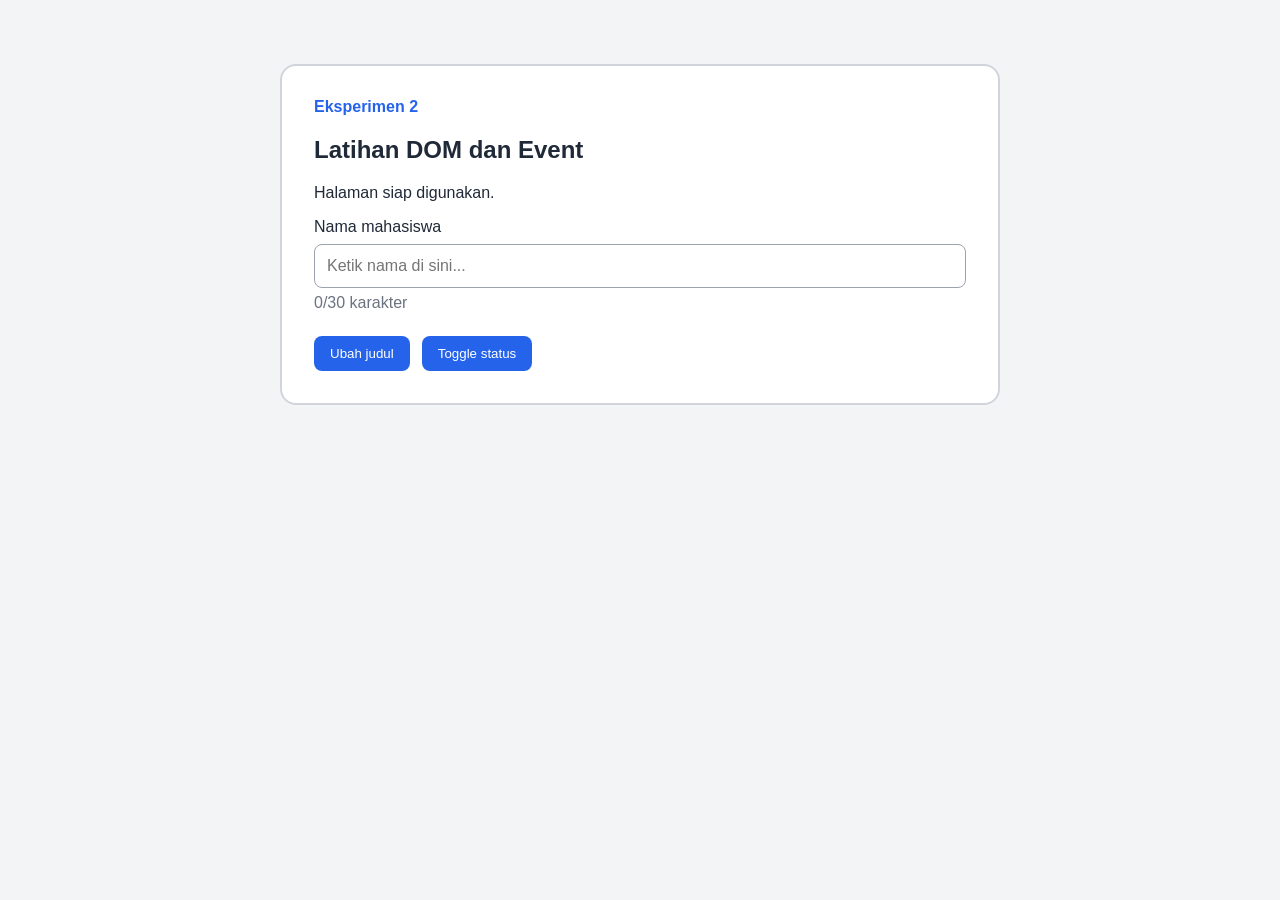
<file: Experiment 2 - DOM dan Event/index.html>
<!doctype html>
<html lang="id">
  <head>
    <meta charset="UTF-8" />
    <meta name="viewport" content="width=device-width, initial-scale=1.0" />
    <title>Eksperimen 2 - DOM dan Event</title>
    <link rel="stylesheet" href="css/style.css" />
  </head>
  <body>
    <main class="container">
      <section class="praktikum-card">
        <p class="label">Eksperimen 2</p>
        <h1 id="judul-utama">Latihan DOM dan Event</h1>
        <p id="status">Halaman siap digunakan.</p>

        <div class="input-group">
          <label for="nama">Nama mahasiswa</label>
          <input type="text" id="nama" maxlength="30" placeholder="Ketik nama di sini..." />
          <p class="counter"><span id="jumlah-karakter">0</span>/30 karakter</p>
        </div>

        <div class="actions">
          <button type="button" id="ubah-judul">Ubah judul</button>
          <button type="button" id="toggle-status" aria-pressed="false">Toggle status</button>
        </div>
      </section>
    </main>
    <script src="js/app.js" defer></script>
  </body>
</html>
</file>
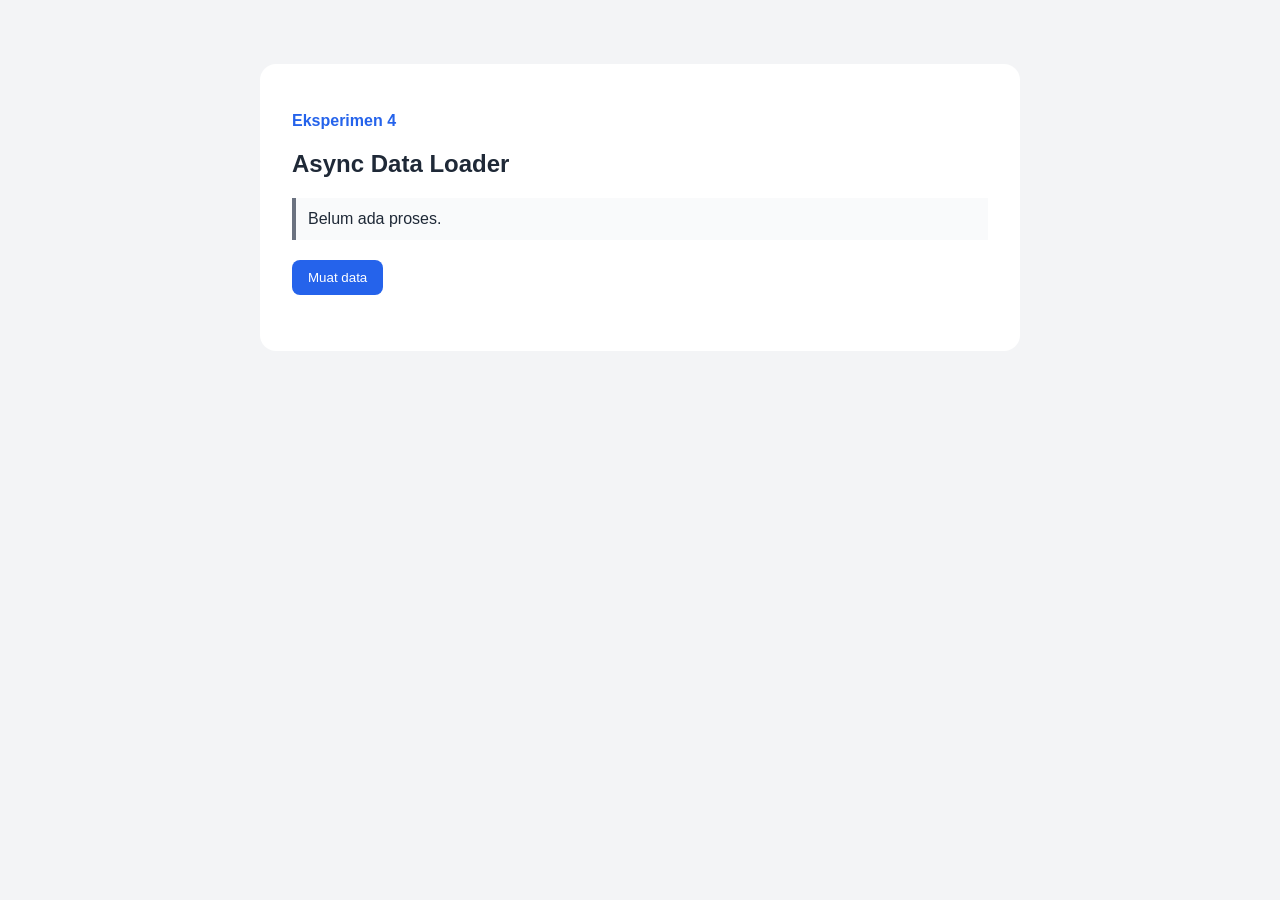
<file: Experiment 3 - Asynchronous/index.html>
<!doctype html>
<html lang="id">
  <head>
    <meta charset="utf-8" />
    <meta name="viewport" content="width=device-width, initial-scale=1" />
    <title>Eksperimen Asynchronous JavaScript</title>
    <link rel="stylesheet" href="css/style.css" />
  </head>
  <body>
    <main class="container">
      <section class="praktikum-card" aria-labelledby="judul-utama">
        <p class="label">Eksperimen 4</p>
        <h1 id="judul-utama">Async Data Loader</h1>
        <p id="status" class="status" data-state="idle" role="status" aria-live="polite">Belum ada proses.</p>

        <button id="muat-data" type="button">Muat data</button>

        <section id="daftar-fitur" class="grid" aria-label="Daftar fitur"></section>
      </section>
    </main>

    <script src="js/app.js" defer></script>
  </body>
</html>
</file>
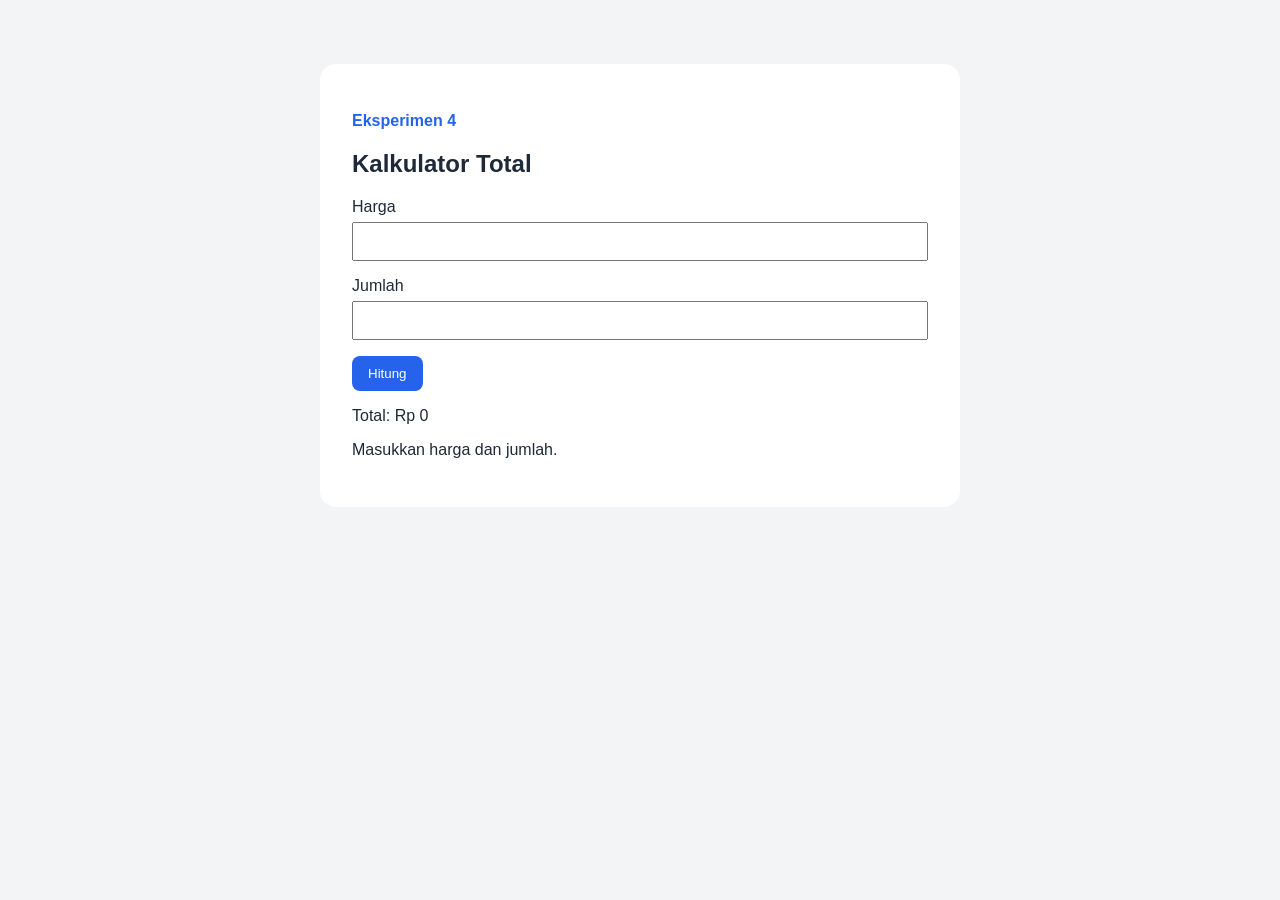
<file: Experiment 4 - Error Javascript/index.html>
<!doctype html>
<html lang="id">
  <head>
    <meta charset="utf-8" />
    <meta name="viewport" content="width=device-width, initial-scale=1" />
    <title>Eksperimen Diagnosis Error</title>
    <link rel="stylesheet" href="css/style.css" />
  </head>
  <body>
    <main class="container">
      <section class="praktikum-card" aria-labelledby="judul-utama">
        <p class="label">Eksperimen 4</p>
        <h1 id="judul-utama">Kalkulator Total</h1>

        <form id="form-hitung">
          <label for="harga">Harga</label>
          <input id="harga" name="harga" type="number" min="1" required />

          <label for="jumlah">Jumlah</label>
          <input id="jumlah" name="jumlah" type="number" min="1" required />

          <button id="hitung" type="submit">Hitung</button>
        </form>

        <p>Total: Rp <output id="hasil">0</output></p>
        <p id="pesan" role="status" aria-live="polite">Masukkan harga dan jumlah.</p>
      </section>
    </main>

    <script src="js/app.js" defer></script>
  </body>
</html>
</file>
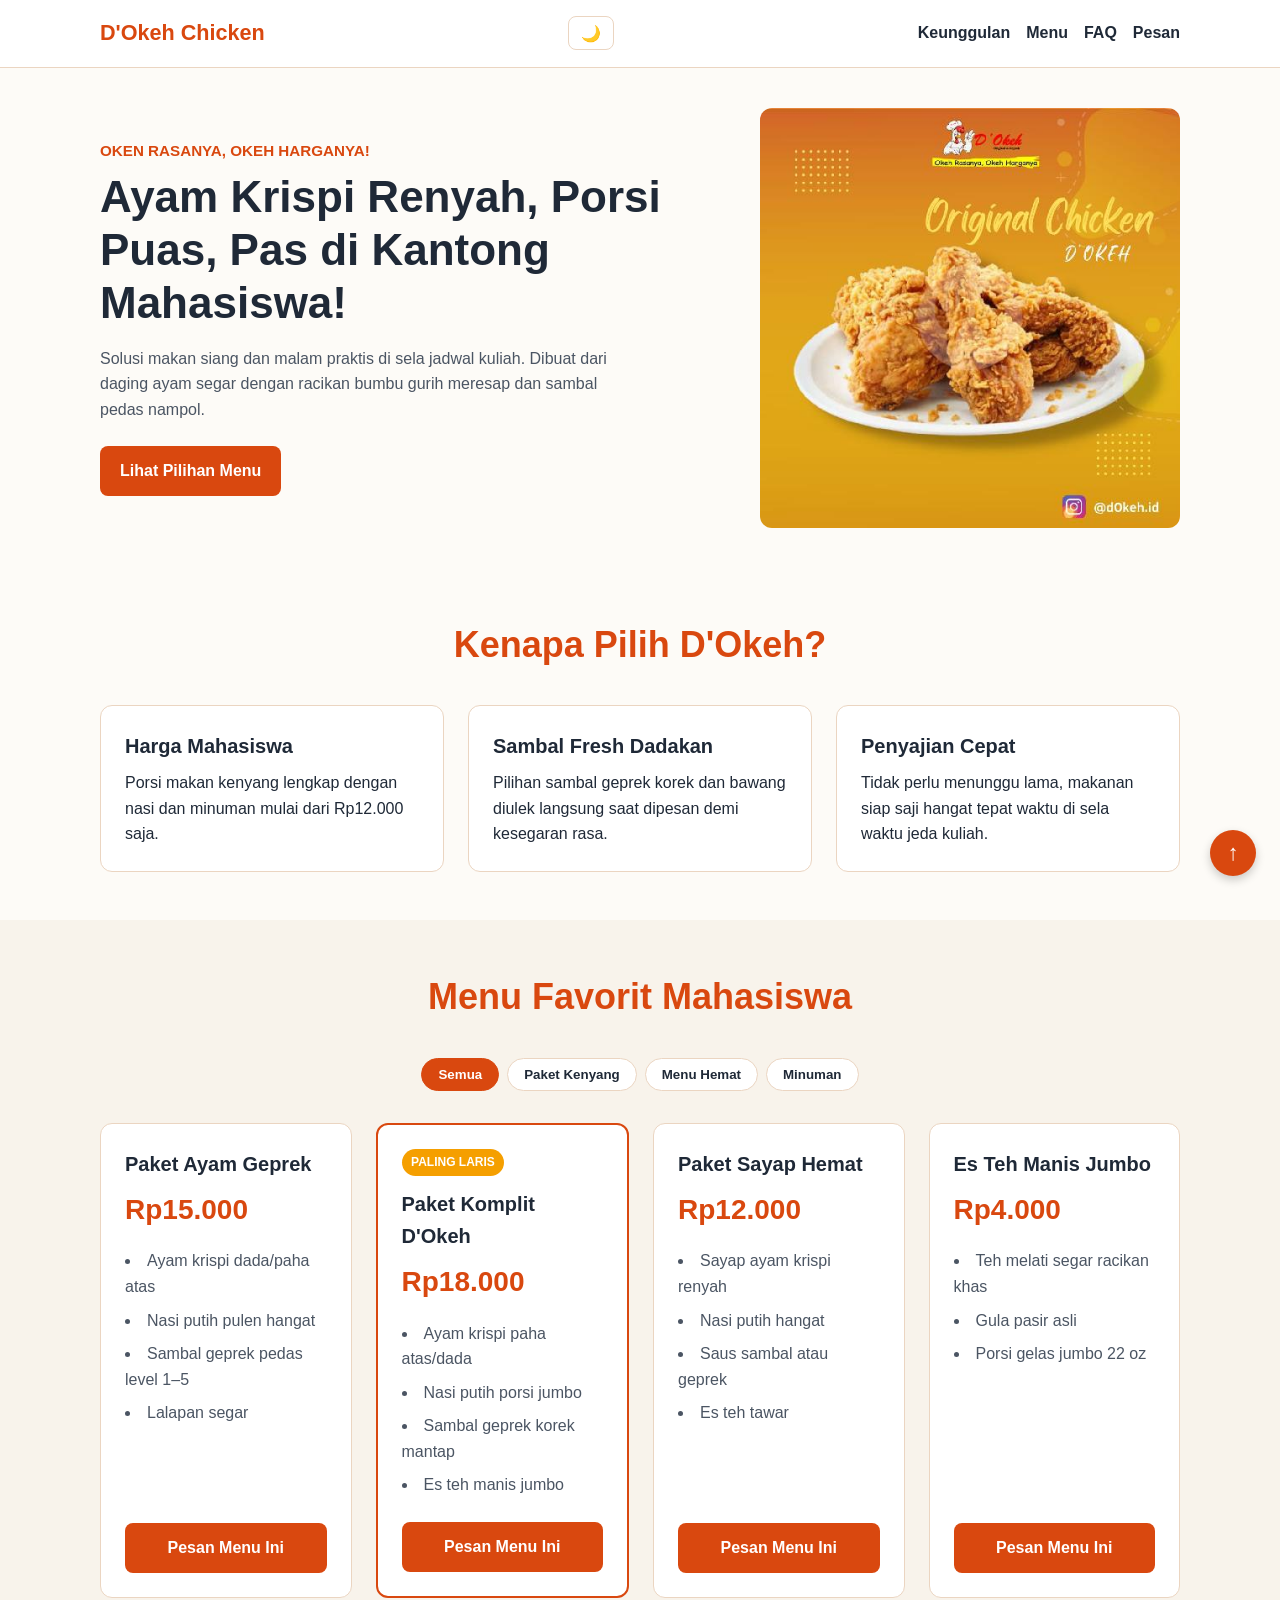
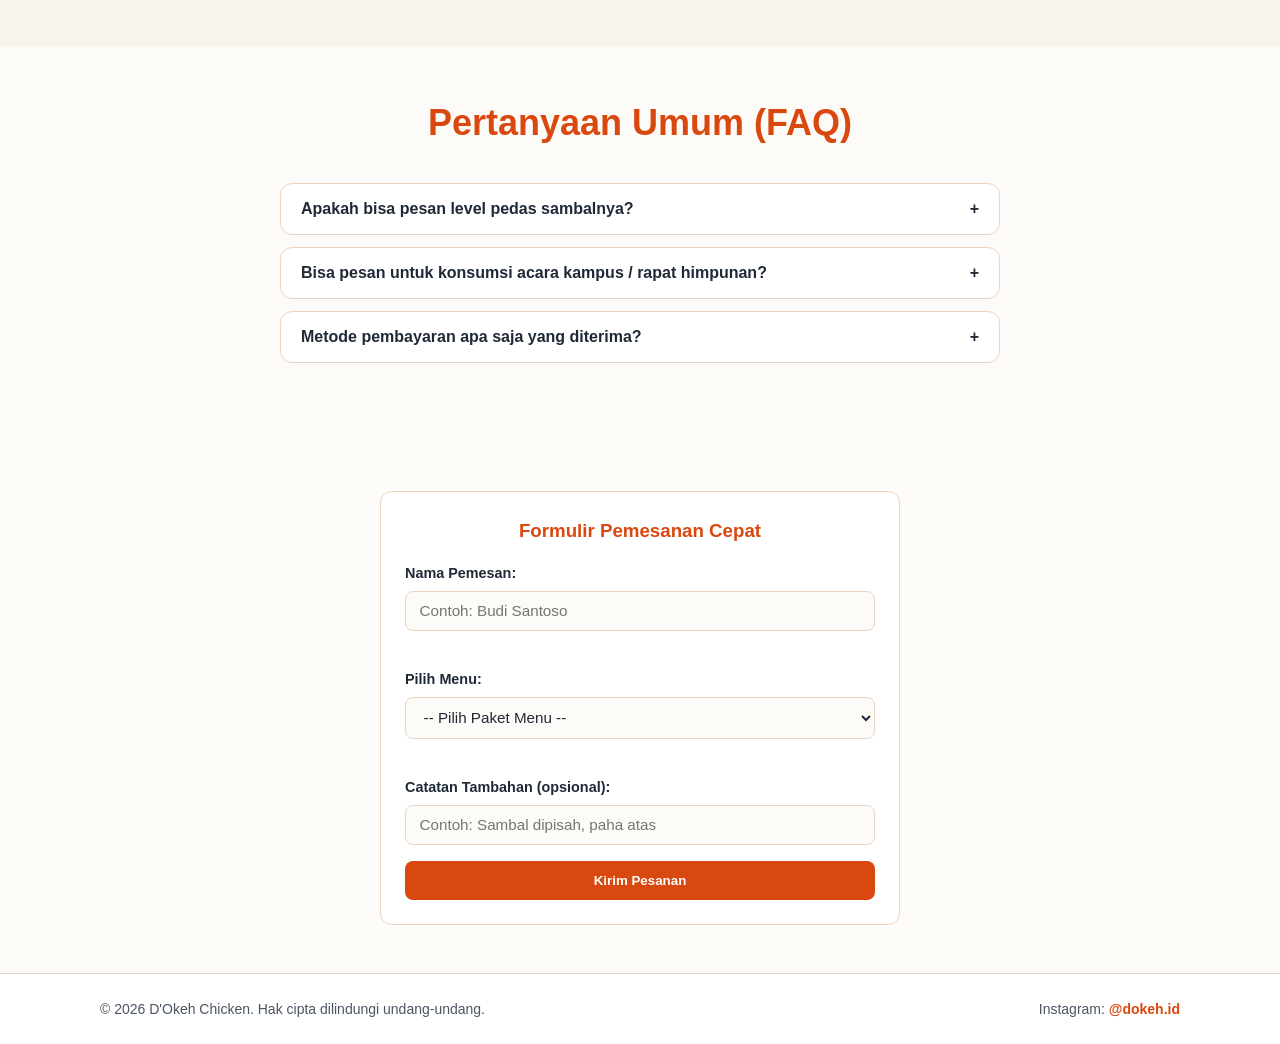
<file: Mini Project-Landing Page Statis/index.html>
<!doctype html>
<html lang="id">
  <head>
    <meta charset="utf-8" />
    <meta name="viewport" content="width=device-width, initial-scale=1.0" />
    <title>D'Okeh Fried Chicken & Geprek | Kenyang Pas di Kantong Mahasiswa</title>
    <link rel="stylesheet" href="css/style.css" />
    <script src="js/app.js" defer></script>
  </head>
  <body>
    <!-- 1. Header & Navigasi -->
    <header class="site-header">
      <div class="container header-layout">
        <a class="brand-logo" href="#">D'Okeh Chicken</a>

        <!-- Tombol Aksi Header: Tema & Hamburger Mobile -->
        <div class="header-actions">
          <button id="btn-tema" class="button-icon" type="button" aria-label="Ganti ke tema gelap">🌙</button>
          <button id="btn-menu" class="btn-menu" type="button" aria-expanded="false" aria-controls="nav-utama" aria-label="Buka menu navigasi">
            <span class="menu-bar"></span>
            <span class="menu-bar"></span>
            <span class="menu-bar"></span>
          </button>
        </div>

        <nav id="nav-utama" class="site-nav" aria-label="Navigasi Utama">
          <a class="nav-link" href="#keunggulan">Keunggulan</a>
          <a class="nav-link" href="#menu">Menu</a>
          <a class="nav-link" href="#faq">FAQ</a>
          <a class="nav-link" href="#kontak">Pesan</a>
        </nav>
      </div>
    </header>

    <main>
      <!-- 2. Hero Section dengan CTA Lihat Menu -->
      <section class="hero">
        <div class="container hero-layout">
          <div class="hero-content">
            <p class="tagline">Oken Rasanya, Okeh Harganya!</p>
            <h1>Ayam Krispi Renyah, Porsi Puas, Pas di Kantong Mahasiswa!</h1>
            <p class="hero-desc">Solusi makan siang dan malam praktis di sela jadwal kuliah. Dibuat dari daging ayam segar dengan racikan bumbu gurih meresap dan sambal pedas nampol.</p>
            <!-- CTA Utama: Mengarahkan pengunjung melihat varian menu -->
            <a class="button button--primary" href="#menu">Lihat Pilihan Menu</a>
          </div>
          <div class="hero-media">
            <img class="hero-img" src="assets/d'okeh.jpeg" alt="Sajian potongan Original Chicken D'Okeh goreng krispi renyah di atas piring" />
          </div>
        </div>
      </section>

      <!-- 3. Section Keunggulan -->
      <section id="keunggulan" class="section-block">
        <div class="container">
          <h2 class="section-title">Kenapa Pilih D'Okeh?</h2>
          <div class="card-grid">
            <article class="feature-card">
              <h3>Harga Mahasiswa</h3>
              <p>Porsi makan kenyang lengkap dengan nasi dan minuman mulai dari Rp12.000 saja.</p>
            </article>
            <article class="feature-card">
              <h3>Sambal Fresh Dadakan</h3>
              <p>Pilihan sambal geprek korek dan bawang diulek langsung saat dipesan demi kesegaran rasa.</p>
            </article>
            <article class="feature-card">
              <h3>Penyajian Cepat</h3>
              <p>Tidak perlu menunggu lama, makanan siap saji hangat tepat waktu di sela waktu jeda kuliah.</p>
            </article>
          </div>
        </div>
      </section>

      <!-- 4. Section Menu Andalan (Target dari CTA Hero) -->
      <section id="menu" class="section-block section-block--alt">
        <div class="container">
          <h2 class="section-title">Menu Favorit Mahasiswa</h2>

          <!-- Filter Kategori Menu -->
          <div class="filter-group" role="group" aria-label="Filter Kategori Menu">
            <button class="btn-filter is-active" type="button" data-kategori="semua">Semua</button>
            <button class="btn-filter" type="button" data-kategori="paket">Paket Kenyang</button>
            <button class="btn-filter" type="button" data-kategori="hemat">Menu Hemat</button>
            <button class="btn-filter" type="button" data-kategori="minuman">Minuman</button>
          </div>

          <!-- Kontainer menu dinamis (dirender via JavaScript) -->
          <div id="menu-container" class="card-grid" aria-live="polite"></div>
        </div>
      </section>

      <!-- 5. Section Alur Pemesanan & Kontak -->
      <section id="faq" class="section-block">
        <div class="container faq-layout">
          <h2 class="section-title">Pertanyaan Umum (FAQ)</h2>
          <div class="accordion" id="faq-accordion">
            <article class="faq-item">
              <button class="faq-question" type="button" aria-expanded="false" aria-controls="faq-ans-1">
                <span>Apakah bisa pesan level pedas sambalnya?</span>
                <span class="faq-icon" aria-hidden="true">+</span>
              </button>
              <div id="faq-ans-1" class="faq-answer" hidden>
                <p>Bisa! Sambal korek dan geprek kami bisa disesuaikan mulai dari level 1 (pedas santai) sampai level 5 (pedas nampol).</p>
              </div>
            </article>

            <article class="faq-item">
              <button class="faq-question" type="button" aria-expanded="false" aria-controls="faq-ans-2">
                <span>Bisa pesan untuk konsumsi acara kampus / rapat himpunan?</span>
                <span class="faq-icon" aria-hidden="true">+</span>
              </button>
              <div id="faq-ans-2" class="faq-answer" hidden>
                <p>Bisa banget. Kami melayani pesanan *catering* kotak untuk kegiatan kampus dengan pemesanan minimal $H-1$.</p>
              </div>
            </article>

            <article class="faq-item">
              <button class="faq-question" type="button" aria-expanded="false" aria-controls="faq-ans-3">
                <span>Metode pembayaran apa saja yang diterima?</span>
                <span class="faq-icon" aria-hidden="true">+</span>
              </button>
              <div id="faq-ans-3" class="faq-answer" hidden>
                <p>Kami menerima uang tunai (*cash*) dan seluruh dompet digital via QRIS.</p>
              </div>
            </article>
          </div>
        </div>
      </section>

      <section id="kontak" class="section-block">
        <div class="container contact-container">
          <!-- Form Pemesanan Interaktif -->
          <form id="form-pesanan" class="order-form" novalidate>
            <h3>Formulir Pemesanan Cepat</h3>

            <div class="form-group">
              <label for="input-nama">Nama Pemesan:</label>
              <input type="text" id="input-nama" placeholder="Contoh: Budi Santoso" autocomplete="name" />
              <span id="err-nama" class="error-msg" aria-live="polite"></span>
            </div>

            <div class="form-group">
              <label for="select-menu">Pilih Menu:</label>
              <select id="select-menu">
                <option value="">-- Pilih Paket Menu --</option>
                <option value="Paket Ayam Geprek">Paket Ayam Geprek (Rp15.000)</option>
                <option value="Paket Komplit D'Okeh">Paket Komplit D'Okeh (Rp18.000)</option>
                <option value="Paket Sayap Hemat">Paket Sayap Hemat (Rp12.000)</option>
              </select>
              <span id="err-menu" class="error-msg" aria-live="polite"></span>
            </div>

            <div class="form-group">
              <label for="input-catatan">Catatan Tambahan (opsional):</label>
              <input type="text" id="input-catatan" placeholder="Contoh: Sambal dipisah, paha atas" />
            </div>

            <button type="submit" class="button button--primary button--full">Kirim Pesanan</button>
          </form>

          <!-- Pesan Status Berhasil -->
          <div id="pesan-sukses" class="alert-success" hidden aria-live="polite"></div>
        </div>
      </section>
    </main>

    <!-- 6. Footer -->
    <footer class="site-footer">
      <div class="container footer-layout">
        <p>&copy; 2026 D'Okeh Chicken. Hak cipta dilindungi undang-undang.</p>
        <p>Instagram: <a class="footer-link" href="https://instagram.com/dokeh.id" target="_blank" rel="noopener">@dokeh.id</a></p>
      </div>
    </footer>
    <button id="btn-top" class="btn-back-to-top" type="button" aria-label="Kembali ke atas halaman" hidden>↑</button>
  </body>
</html>
</file>
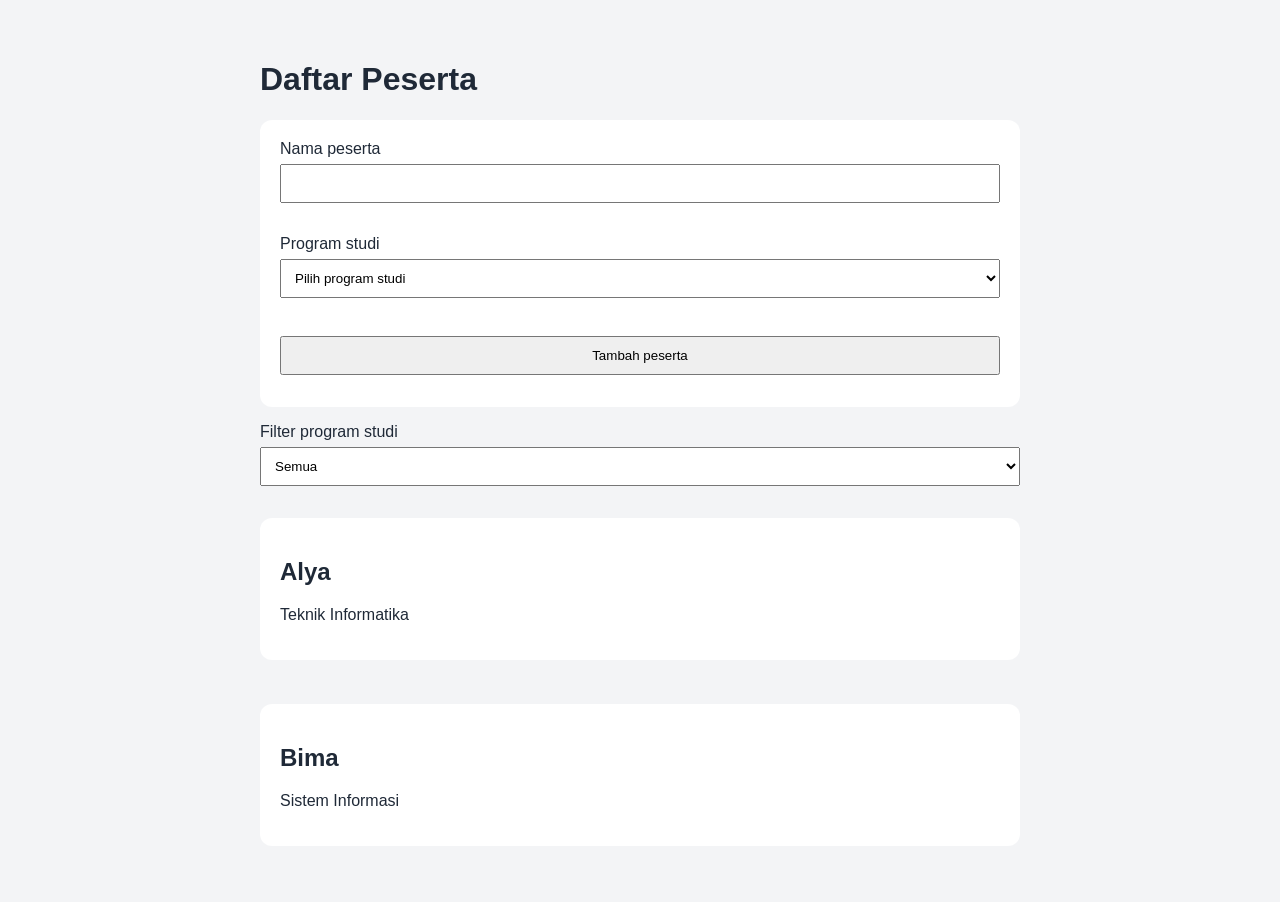
<file: taks-2-Dom-Form/index.html>
<!doctype html>
<html lang="id">
  <head>
    <meta charset="utf-8" />
    <meta name="viewport" content="width=device-width, initial-scale=1" />
    <title>Task 2 DOM dan Form</title>
    <link rel="stylesheet" href="css/style.css" />
  </head>
  <body>
    <main class="container">
      <h1>Daftar Peserta</h1>

      <form id="form-peserta" novalidate>
        <label for="nama">Nama peserta</label>
        <input id="nama" name="nama" autocomplete="name" aria-describedby="error-nama" required />
        <small id="error-nama" class="error"></small>

        <label for="prodi">Program studi</label>
        <select id="prodi" name="prodi" aria-describedby="error-prodi" required>
          <option value="">Pilih program studi</option>
          <option>Teknik Informatika</option>
          <option>Sistem Informasi</option>
        </select>
        <small id="error-prodi" class="error"></small>

        <button type="submit">Tambah peserta</button>
      </form>

      <label for="filter-prodi">Filter program studi</label>
      <select id="filter-prodi">
        <option value="semua">Semua</option>
        <option>Teknik Informatika</option>
        <option>Sistem Informasi</option>
        <option>Manajemen Informatika</option>
      </select>

      <p id="status" role="status" aria-live="polite"></p>
      <section id="daftar-peserta" class="grid" aria-label="Daftar peserta"></section>
    </main>
    <script src="js/app.js" defer></script>
  </body>
</html>
</file>
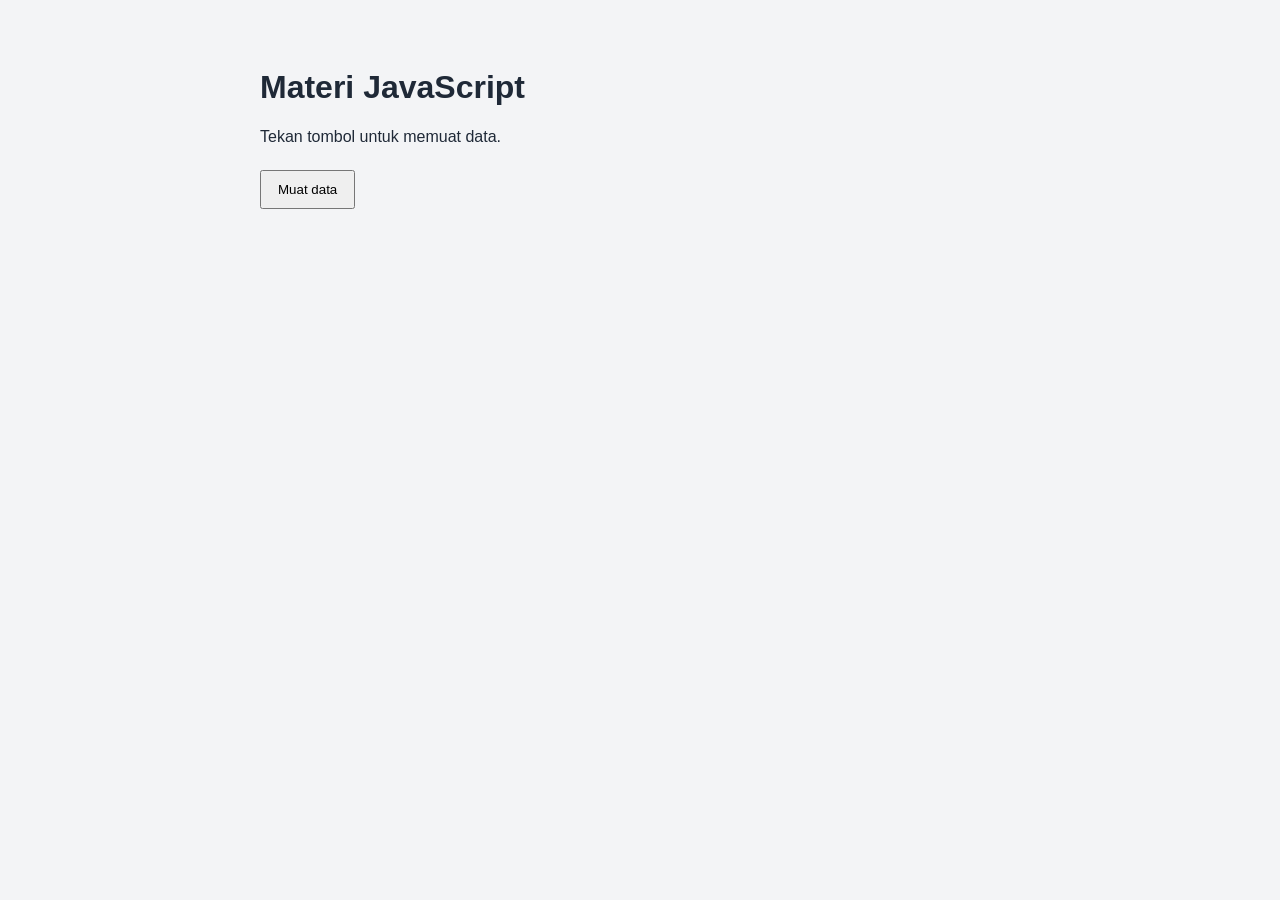
<file: taks-3-async-loader/index.html>
<!doctype html>
<html lang="id">
  <head>
    <meta charset="utf-8" />
    <meta name="viewport" content="width=device-width, initial-scale=1" />
    <title>Task 3 Async Data Loader</title>
    <link rel="stylesheet" href="css/style.css" />
  </head>
  <body>
    <main class="container">
      <h1>Materi JavaScript</h1>
      <p id="status" role="status" aria-live="polite">Tekan tombol untuk memuat data.</p>
      <button id="muat" type="button">Muat data</button>
      <button id="coba-lagi" type="button" hidden>Coba lagi</button>
      <section id="daftar-materi" class="grid" aria-label="Daftar materi"></section>
    </main>
    <script src="js/app.js" defer></script>
  </body>
</html>
</file>
<file: Experiment 2 - DOM dan Event/css/style.css>
* {
  box-sizing: border-box;
}

body {
  margin: 0;
  min-height: 100vh;
  font-family: Arial, sans-serif;
  color: #1f2937;
  background: #f3f4f6;
  transition:
    background 200ms,
    color 200ms;
}

.container {
  width: min(90%, 720px);
  margin-inline: auto;
  padding-block: 64px;
}

.praktikum-card {
  padding: 32px;
  border: 2px solid #d1d5db;
  border-radius: 16px;
  background: #ffffff;
}

.label {
  margin: 0 0 8px;
  font-weight: 700;
  color: #2563eb;
}

label,
input {
  display: block;
  width: 100%;
}

input {
  margin-top: 8px;
  padding: 12px;
  border: 1px solid #9ca3af;
  border-radius: 8px;
  font: inherit;
}

.counter {
  margin-top: 6px;
  color: #6b7280;
}

.actions {
  display: flex;
  flex-wrap: wrap;
  gap: 12px;
  margin-top: 24px;
}

button {
  padding: 10px 16px;
  border: 0;
  border-radius: 8px;
  color: #ffffff;
  background: #2563eb;
  cursor: pointer;
}

button:focus-visible {
  outline: 3px solid #f59e0b;
  outline-offset: 3px;
}

body.is-active {
  color: #f9fafb;
  background: #111827;
}

body.is-active .praktikum-card {
  border-color: #60a5fa;
  background: #1f2937;
}

body.is-active .counter {
  color: #d1d5db;
}
</file>
<file: Experiment 3 - Asynchronous/css/style.css>
* {
  box-sizing: border-box;
}

body {
  margin: 0;
  font-family: Arial, sans-serif;
  color: #1f2937;
  background: #f3f4f6;
}

.container {
  width: min(90%, 760px);
  margin-inline: auto;
  padding-block: 64px;
}

.praktikum-card {
  padding: 32px;
  border-radius: 16px;
  background: #ffffff;
}

.label {
  font-weight: 700;
  color: #2563eb;
}

button {
  padding: 10px 16px;
  border: 0;
  border-radius: 8px;
  color: #ffffff;
  background: #2563eb;
  cursor: pointer;
}

button:disabled {
  cursor: wait;
  opacity: 0.6;
}

.status {
  margin-block: 20px;
  padding: 12px;
  border-left: 4px solid #6b7280;
  background: #f9fafb;
}

.status[data-state="loading"] {
  border-color: #d97706;
}

.status[data-state="success"] {
  border-color: #16a34a;
}

.status[data-state="empty"],
.status[data-state="error"] {
  border-color: #dc2626;
}

.grid {
  display: grid;
  gap: 12px;
  margin-top: 24px;
}

.feature-card {
  padding: 16px;
  border: 1px solid #d1d5db;
  border-radius: 10px;
}

.feature-card h2,
.feature-card p {
  margin-block: 0 8px;
}
</file>
<file: Experiment 4 - Error Javascript/css/style.css>
* {
  box-sizing: border-box;
}

body {
  margin: 0;
  font-family: Arial, sans-serif;
  color: #1f2937;
  background: #f3f4f6;
}

.container {
  width: min(90%, 640px);
  margin-inline: auto;
  padding-block: 64px;
}

.praktikum-card {
  padding: 32px;
  border-radius: 16px;
  background: #ffffff;
}

.label {
  font-weight: 700;
  color: #2563eb;
}

label,
input {
  display: block;
  width: 100%;
}

input {
  margin-block: 6px 16px;
  padding: 10px;
}

button {
  padding: 10px 16px;
  border: 0;
  border-radius: 8px;
  color: #ffffff;
  background: #2563eb;
}
</file>
<file: Mini Project-Landing Page Statis/css/style.css>
/* --- 1. Design Tokens (:root) --- */
:root {
  --color-primary: #d9480f; /* Oranye bakar selera makan */
  --color-primary-dark: #b83804; /* Oranye tua saat interaksi hover */
  --color-accent: #f59f00; /* Kuning aksen badge & fokus */
  --color-bg-page: #fdfbf7; /* Krem terang bersih */
  --color-bg-card: #ffffff;
  --color-bg-alt: #f8f3eb; /* Latar selang-seling */
  --color-text-main: #1f2937;
  --color-text-muted: #4b5563;
  --color-border: #ebd5c1;
  --color-focus: #f59f00;
  --space-base: 1rem;
  --radius-card: 12px;
  --radius-btn: 0.5rem;
}

/* --- 2. Reset & Box Model --- */
*,
*::before,
*::after {
  box-sizing: border-box;
  margin: 0;
  padding: 0;
}

body {
  font-family: Arial, sans-serif;
  color: var(--color-text-main);
  background-color: var(--color-bg-page);
  line-height: 1.6;
}

/* --- 3. Container & Layout Reusable --- */
.container {
  width: min(100% - calc(var(--space-base) * 2), 1080px);
  margin-inline: auto;
}

.section-block {
  padding-block: calc(var(--space-base) * 3);
}

.section-block--alt {
  background-color: var(--color-bg-alt);
}

.section-title {
  text-align: center;
  font-size: clamp(1.5rem, 3vw, 2.25rem);
  color: var(--color-primary);
  margin-bottom: calc(var(--space-base) * 2);
}

/* --- 4. Header & Navigasi --- */
.site-header {
  background-color: var(--color-bg-card);
  border-bottom: 1px solid var(--color-border);
  padding-block: var(--space-base);
  position: sticky;
  top: 0;
  z-index: 10;
}

.header-layout {
  display: flex;
  justify-content: space-between;
  align-items: center;
  flex-wrap: wrap;
  gap: var(--space-base);
}

.brand-logo {
  font-size: 1.35rem;
  font-weight: bold;
  color: var(--color-primary);
  text-decoration: none;
}

nav {
  display: flex;
  flex-wrap: wrap;
  gap: var(--space-base);
}

.nav-link {
  color: var(--color-text-main);
  text-decoration: none;
  font-weight: bold;
}

.nav-link:hover {
  color: var(--color-primary);
}

.nav-link:focus-visible {
  outline: 3px solid var(--color-focus);
  outline-offset: 2px;
}

/* --- 5. Hero Section --- */
.hero {
  padding-block: calc(var(--space-base) * 2.5);
}

.hero-layout {
  display: flex;
  flex-direction: column;
  gap: calc(var(--space-base) * 2);
  align-items: center;
}

.tagline {
  color: var(--color-primary);
  font-weight: bold;
  font-size: 0.95rem;
  text-transform: uppercase;
  margin-bottom: 0.5rem;
}

.hero-content h1 {
  font-size: clamp(1.8rem, 4vw, 2.75rem);
  line-height: 1.2;
  margin-bottom: 1rem;
}

.hero-desc {
  color: var(--color-text-muted);
  margin-bottom: 1.5rem;
  max-width: 60ch;
}

.hero-media {
  width: 100%;
  max-width: 420px;
}

.hero-img {
  width: 100%;
  height: auto;
  border-radius: var(--radius-card);
  display: block;
}

/* --- 6. Kartu Keunggulan & Menu (Flexbox Grid) --- */
.card-grid {
  display: flex;
  flex-direction: column;
  gap: calc(var(--space-base) * 1.5);
}

.feature-card,
.menu-card {
  background-color: var(--color-bg-card);
  border: 1px solid var(--color-border);
  border-radius: var(--radius-card);
  padding: 1.5rem;
  display: flex;
  flex-direction: column;
}

.feature-card h3,
.menu-card .card-title {
  color: var(--color-text-main);
  font-size: 1.25rem;
  margin-bottom: 0.5rem;
}

.menu-price {
  font-size: 1.75rem;
  font-weight: bold;
  color: var(--color-primary);
  margin-bottom: 1rem;
}

.menu-items {
  list-style-position: inside;
  color: var(--color-text-muted);
  margin-bottom: 1.5rem;
  display: flex;
  flex-direction: column;
  gap: 0.5rem;
}

/* Modifier Menu Unggulan */
.menu-card--featured {
  border: 2px solid var(--color-primary);
}

.badge {
  align-self: flex-start;
  background-color: var(--color-accent);
  color: #ffffff;
  font-size: 0.75rem;
  font-weight: bold;
  padding: 0.25rem 0.6rem;
  border-radius: 999px;
  margin-bottom: 0.75rem;
  text-transform: uppercase;
}

/* --- 7. Button Component --- */
.button {
  display: inline-block;
  padding: 0.75rem 1.25rem;
  border-radius: var(--radius-btn);
  text-decoration: none;
  font-weight: bold;
  text-align: center;
  margin-top: auto;
}

.button--primary {
  color: #ffffff;
  background-color: var(--color-primary);
}

.button--primary:hover {
  background-color: var(--color-primary-dark);
}

.button--large {
  padding: 1rem 2rem;
  font-size: 1.1rem;
  background-color: var(--color-primary);
  color: #ffffff;
}

.button--large:hover {
  background-color: var(--color-primary-dark);
}

.button:focus-visible {
  outline: 3px solid var(--color-focus);
  outline-offset: 3px;
}

/* --- 8. Section Kontak --- */
.contact-container {
  text-align: center;
}

.contact-desc {
  max-width: 65ch;
  margin-inline: auto;
  color: var(--color-text-muted);
  margin-bottom: 1.5rem;
}

.info-list {
  display: flex;
  flex-direction: column;
  gap: 0.5rem;
  margin-bottom: 2rem;
}

/* --- 9. Footer --- */
.site-footer {
  background-color: var(--color-bg-card);
  border-top: 1px solid var(--color-border);
  padding-block: calc(var(--space-base) * 1.5);
  font-size: 0.875rem;
  color: var(--color-text-muted);
}

.footer-layout {
  display: flex;
  flex-direction: column;
  align-items: center;
  gap: 0.5rem;
  text-align: center;
}

.footer-link {
  color: var(--color-primary);
  text-decoration: none;
  font-weight: bold;
}

.footer-link:focus-visible {
  outline: 2px solid var(--color-focus);
}

/* --- 10. Responsive Breakpoints --- */
@media (min-width: 768px) {
  .hero-layout {
    flex-direction: row;
    justify-content: space-between;
  }

  .hero-content {
    flex: 1 1 55%;
  }

  .hero-media {
    flex: 1 1 40%;
  }

  .card-grid {
    flex-direction: row;
    flex-wrap: wrap;
  }

  .feature-card,
  .menu-card {
    flex: 1 1 0;
    min-width: 240px;
  }

  .footer-layout {
    flex-direction: row;
    justify-content: space-between;
  }
}

/* --- 11. Variabel Tema Gelap (Dark Mode) --- */
[data-theme="dark"] {
  --color-bg-page: #121824;
  --color-bg-card: #1e293b;
  --color-bg-alt: #0f172a;
  --color-text-main: #f8fafc;
  --color-text-muted: #94a3b8;
  --color-border: #334155;
  --color-primary: #f97316;
  --color-primary-dark: #ea580c;
}

/* Tombol Pengganti Tema */
.button-icon {
  background: transparent;
  border: 1px solid var(--color-border);
  color: var(--color-text-main);
  padding: 0.4rem 0.75rem;
  border-radius: var(--radius-btn);
  cursor: pointer;
  font-size: 1rem;
}

/* Header Action Group */
.header-actions {
  display: flex;
  align-items: center;
  gap: 0.5rem;
}

/* Hamburger Button */
.btn-menu {
  display: flex;
  flex-direction: column;
  justify-content: space-around;
  width: 36px;
  height: 36px;
  background: transparent;
  border: 1px solid var(--color-border);
  border-radius: var(--radius-btn);
  padding: 6px;
  cursor: pointer;
}

.menu-bar {
  width: 100%;
  height: 3px;
  background-color: var(--color-text-main);
  border-radius: 2px;
  transition:
    transform 0.2s,
    opacity 0.2s;
}

/* Responsive Navigasi Mobile */
@media (max-width: 767px) {
  .site-nav {
    display: none;
    width: 100%;
    flex-direction: column;
    padding-top: 1rem;
  }

  .site-nav.is-open {
    display: flex;
  }
}

@media (min-width: 768px) {
  .btn-menu {
    display: none;
  }
}

/* --- 12. Filter Menu --- */
.filter-group {
  display: flex;
  justify-content: center;
  flex-wrap: wrap;
  gap: 0.5rem;
  margin-bottom: 2rem;
}

.btn-filter {
  background-color: var(--color-bg-card);
  border: 1px solid var(--color-border);
  color: var(--color-text-main);
  padding: 0.5rem 1rem;
  border-radius: 999px;
  cursor: pointer;
  font-weight: bold;
}

.btn-filter.is-active,
.btn-filter:hover {
  background-color: var(--color-primary);
  color: #ffffff;
  border-color: var(--color-primary);
}

/* --- 13. Accordion FAQ --- */
.faq-layout {
  max-width: 720px;
}

.accordion {
  display: flex;
  flex-direction: column;
  gap: 0.75rem;
}

.faq-item {
  background-color: var(--color-bg-card);
  border: 1px solid var(--color-border);
  border-radius: var(--radius-card);
  overflow: hidden;
}

.faq-question {
  width: 100%;
  display: flex;
  justify-content: space-between;
  align-items: center;
  padding: 1rem 1.25rem;
  background: transparent;
  border: none;
  font-size: 1rem;
  font-weight: bold;
  color: var(--color-text-main);
  cursor: pointer;
  text-align: left;
}

.faq-question:focus-visible {
  outline: 3px solid var(--color-focus);
}

.faq-answer {
  padding: 0 1.25rem 1.25rem;
  color: var(--color-text-muted);
}

/* --- 14. Form Interaktif & Aksesibilitas --- */
.order-form {
  max-width: 520px;
  margin: 2rem auto 0;
  text-align: left;
  background: var(--color-bg-card);
  padding: 1.5rem;
  border-radius: var(--radius-card);
  border: 1px solid var(--color-border);
}

.order-form h3 {
  margin-bottom: 1rem;
  text-align: center;
  color: var(--color-primary);
}

.form-group {
  margin-bottom: 1rem;
}

.form-group label {
  display: block;
  font-weight: bold;
  font-size: 0.9rem;
  margin-bottom: 0.35rem;
}

.form-group input,
.form-group select {
  width: 100%;
  padding: 0.65rem 0.85rem;
  border: 1px solid var(--color-border);
  border-radius: var(--radius-btn);
  background: var(--color-bg-page);
  color: var(--color-text-main);
  font-size: 0.95rem;
}

.form-group input[aria-invalid="true"],
.form-group select[aria-invalid="true"] {
  outline: 2px solid #dc2626;
  border-color: #dc2626;
}

.error-msg {
  display: block;
  color: #dc2626;
  font-size: 0.8rem;
  margin-top: 0.25rem;
  min-height: 1.1rem;
}

.button--full {
  width: 100%;
  border: none;
  cursor: pointer;
}

.alert-success {
  max-width: 520px;
  margin: 1.5rem auto 0;
  padding: 1rem 1.25rem;
  background-color: #dcfce7;
  color: #166534;
  border: 1px solid #86efac;
  border-radius: var(--radius-card);
  text-align: left;
}

/* --- 15. Tombol Kembali ke Atas --- */
.btn-back-to-top {
  position: fixed;
  bottom: 24px;
  right: 24px;
  width: 46px;
  height: 46px;
  border-radius: 50%;
  background-color: var(--color-primary);
  color: #ffffff;
  border: none;
  font-size: 1.4rem;
  font-weight: bold;
  cursor: pointer;
  box-shadow: 0 4px 10px rgba(0, 0, 0, 0.2);
  z-index: 100;
  display: flex;
  align-items: center;
  justify-content: center;
}

.btn-back-to-top:hover {
  background-color: var(--color-primary-dark);
}
</file>
<file: taks-2-Dom-Form/css/style.css>
* {
  box-sizing: border-box;
}
body {
  margin: 0;
  font-family: Arial, sans-serif;
  color: #1f2937;
  background: #f3f4f6;
}
.container {
  width: min(92%, 760px);
  margin-inline: auto;
  padding-block: 40px;
}
form,
.kartu {
  margin-block: 16px;
  padding: 20px;
  border-radius: 12px;
  background: #ffffff;
}
label,
input,
select,
button {
  display: block;
}
input,
select,
button {
  width: 100%;
  margin-block: 6px 12px;
  padding: 10px;
}
button {
  cursor: pointer;
}
.grid {
  display: grid;
  gap: 12px;
}
.error {
  display: block;
  min-height: 20px;
  color: #b91c1c;
}
[aria-invalid="true"] {
  outline: 2px solid #b91c1c;
}
</file>
<file: taks-3-async-loader/css/style.css>
* {
  box-sizing: border-box;
}
body {
  margin: 0;
  font-family: Arial, sans-serif;
  color: #1f2937;
  background: #f3f4f6;
}
.container {
  width: min(92%, 760px);
  margin-inline: auto;
  padding-block: 48px;
}
button {
  margin: 8px 8px 16px 0;
  padding: 10px 16px;
}
.grid {
  display: grid;
  gap: 12px;
}
.kartu {
  padding: 16px;
  border-radius: 12px;
  background: #ffffff;
}
#status[data-state="loading"] {
  color: #1d4ed8;
}
#status[data-state="error"] {
  color: #b91c1c;
}
#status[data-state="success"] {
  color: #166534;
}
</file>
